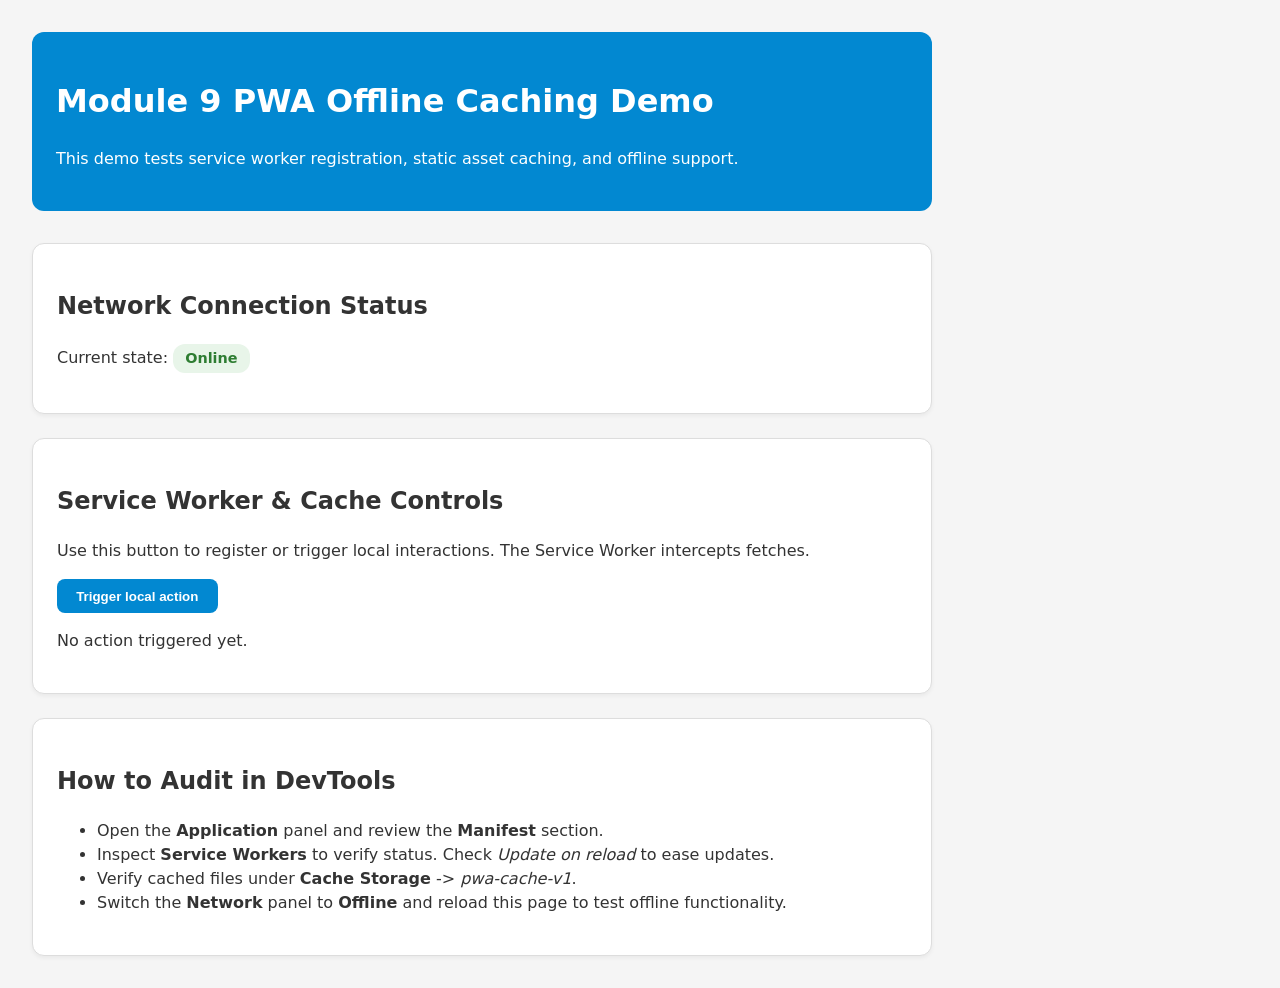
<file: experiments/module-09-pwa-demo/index.html>
<!doctype html>
<html lang="en">
<head>
  <meta charset="utf-8">
  <title>Module 9 PWA Caching Demo</title>
  <meta name="viewport" content="width=device-width, initial-scale=1">
  <meta name="description" content="Safe local-only demo for auditing PWA service workers and offline cache behaviors.">
  <link rel="stylesheet" href="./styles.css">
  <link rel="manifest" href="./manifest.json">
</head>
<body>
  <header>
    <h1>Module 9 PWA Offline Caching Demo</h1>
    <p>
      This demo tests service worker registration, static asset caching, and offline support.
    </p>
  </header>

  <main>
    <section class="card" aria-labelledby="status-title">
      <h2 id="status-title">Network Connection Status</h2>
      <p>
        Current state: <span id="network-status" class="status-indicator status-online">Online</span>
      </p>
    </section>

    <section class="card" aria-labelledby="cache-title">
      <h2 id="cache-title">Service Worker & Cache Controls</h2>
      <p>
        Use this button to register or trigger local interactions. The Service Worker intercepts fetches.
      </p>
      <button id="interaction-btn" type="button">Trigger local action</button>
      <p id="interaction-status" role="status">No action triggered yet.</p>
    </section>

    <section class="card" aria-labelledby="devtools-title">
      <h2 id="devtools-title">How to Audit in DevTools</h2>
      <ul>
        <li>Open the <strong>Application</strong> panel and review the <strong>Manifest</strong> section.</li>
        <li>Inspect <strong>Service Workers</strong> to verify status. Check <em>Update on reload</em> to ease updates.</li>
        <li>Verify cached files under <strong>Cache Storage</strong> -> <em>pwa-cache-v1</em>.</li>
        <li>Switch the <strong>Network</strong> panel to <strong>Offline</strong> and reload this page to test offline functionality.</li>
      </ul>
    </section>
  </main>

  <script src="./app.js"></script>
</body>
</html>
</file>
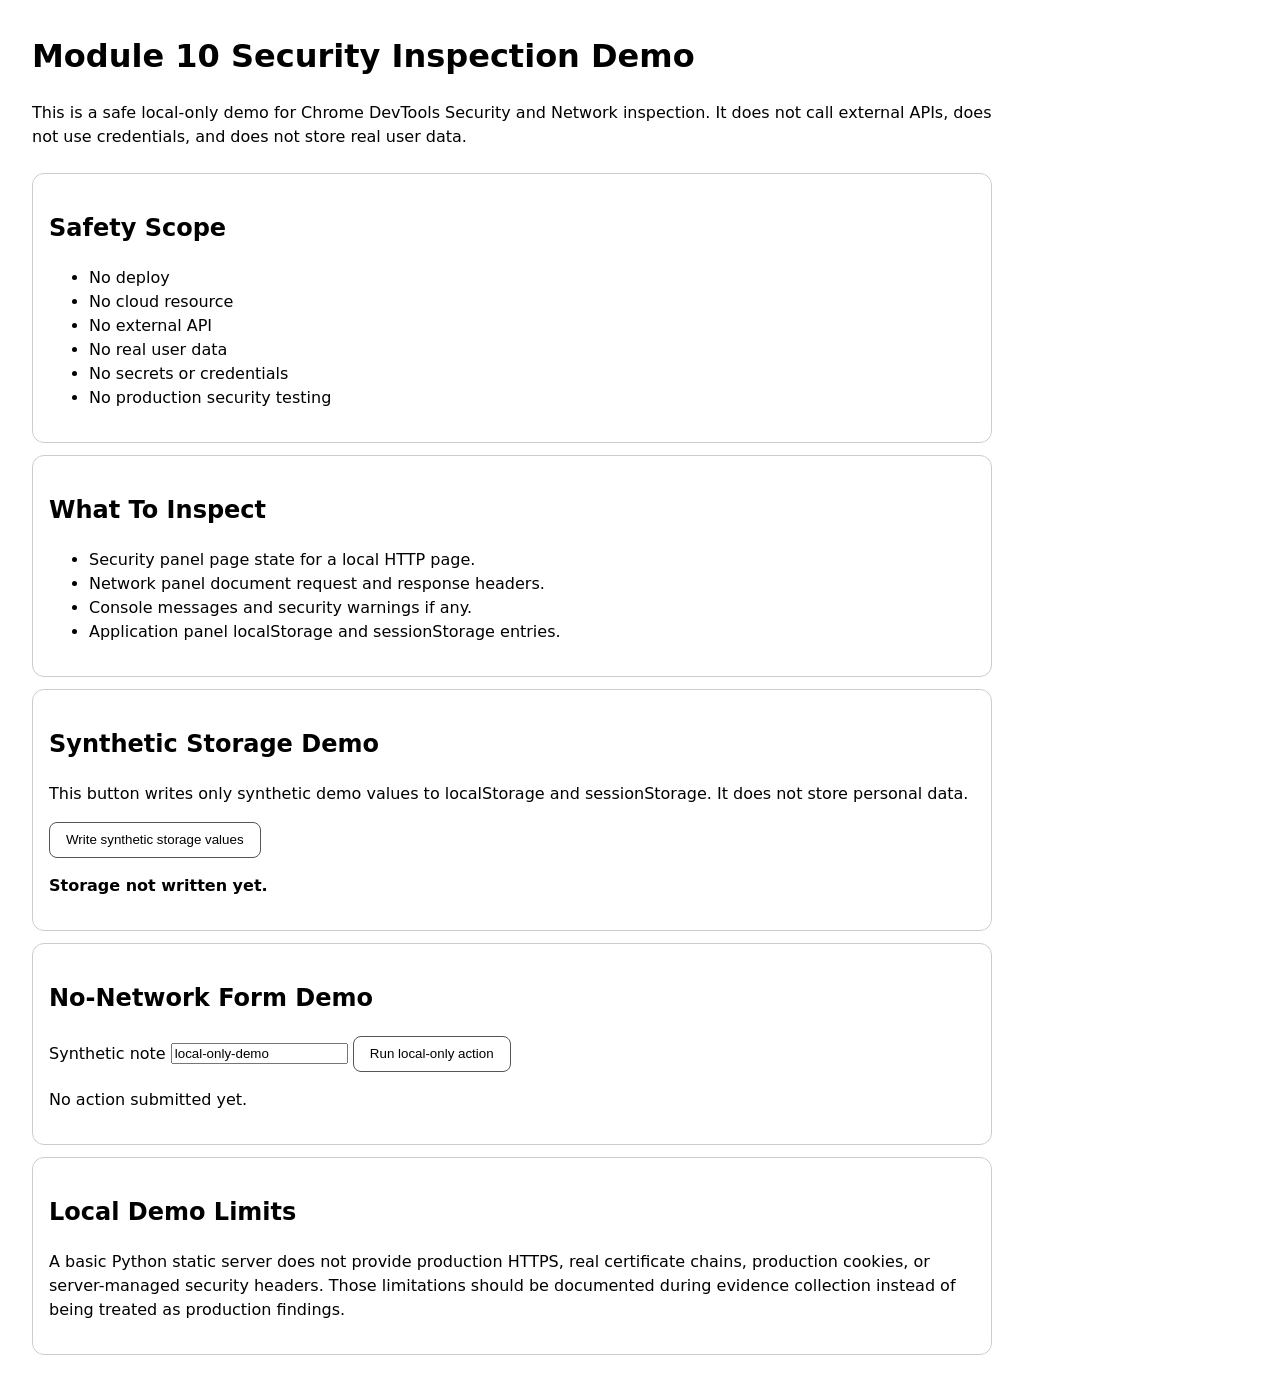
<file: experiments/module-10-security-demo/index.html>
<!doctype html>
<html lang="en">
<head>
  <meta charset="utf-8">
  <title>Module 10 Security Inspection Demo</title>
  <meta name="viewport" content="width=device-width, initial-scale=1">
  <meta name="description" content="Safe local demo for Chrome DevTools Security, Network, Console, and Application panel inspection.">
  <link rel="stylesheet" href="./styles.css">
</head>
<body>
  <header>
    <h1>Module 10 Security Inspection Demo</h1>
    <p>
      This is a safe local-only demo for Chrome DevTools Security and Network inspection.
      It does not call external APIs, does not use credentials, and does not store real user data.
    </p>
  </header>

  <main>
    <section class="card" aria-labelledby="scope-title">
      <h2 id="scope-title">Safety Scope</h2>
      <ul>
        <li>No deploy</li>
        <li>No cloud resource</li>
        <li>No external API</li>
        <li>No real user data</li>
        <li>No secrets or credentials</li>
        <li>No production security testing</li>
      </ul>
    </section>

    <section class="card" aria-labelledby="security-title">
      <h2 id="security-title">What To Inspect</h2>
      <ul>
        <li>Security panel page state for a local HTTP page.</li>
        <li>Network panel document request and response headers.</li>
        <li>Console messages and security warnings if any.</li>
        <li>Application panel localStorage and sessionStorage entries.</li>
      </ul>
    </section>

    <section class="card" aria-labelledby="storage-title">
      <h2 id="storage-title">Synthetic Storage Demo</h2>
      <p>
        This button writes only synthetic demo values to localStorage and sessionStorage.
        It does not store personal data.
      </p>
      <button id="write-storage" type="button">Write synthetic storage values</button>
      <p class="status" id="storage-status" role="status">Storage not written yet.</p>
    </section>

    <section class="card" aria-labelledby="form-title">
      <h2 id="form-title">No-Network Form Demo</h2>
      <form id="demo-form">
        <label for="demo-input">Synthetic note</label>
        <input id="demo-input" name="demoInput" value="local-only-demo" autocomplete="off">
        <button type="submit">Run local-only action</button>
      </form>
      <p id="form-status" role="status">No action submitted yet.</p>
    </section>

    <section class="card" aria-labelledby="limits-title">
      <h2 id="limits-title">Local Demo Limits</h2>
      <p>
        A basic Python static server does not provide production HTTPS, real certificate chains,
        production cookies, or server-managed security headers. Those limitations should be
        documented during evidence collection instead of being treated as production findings.
      </p>
    </section>
  </main>

  <script src="./app.js"></script>
</body>
</html>
</file>
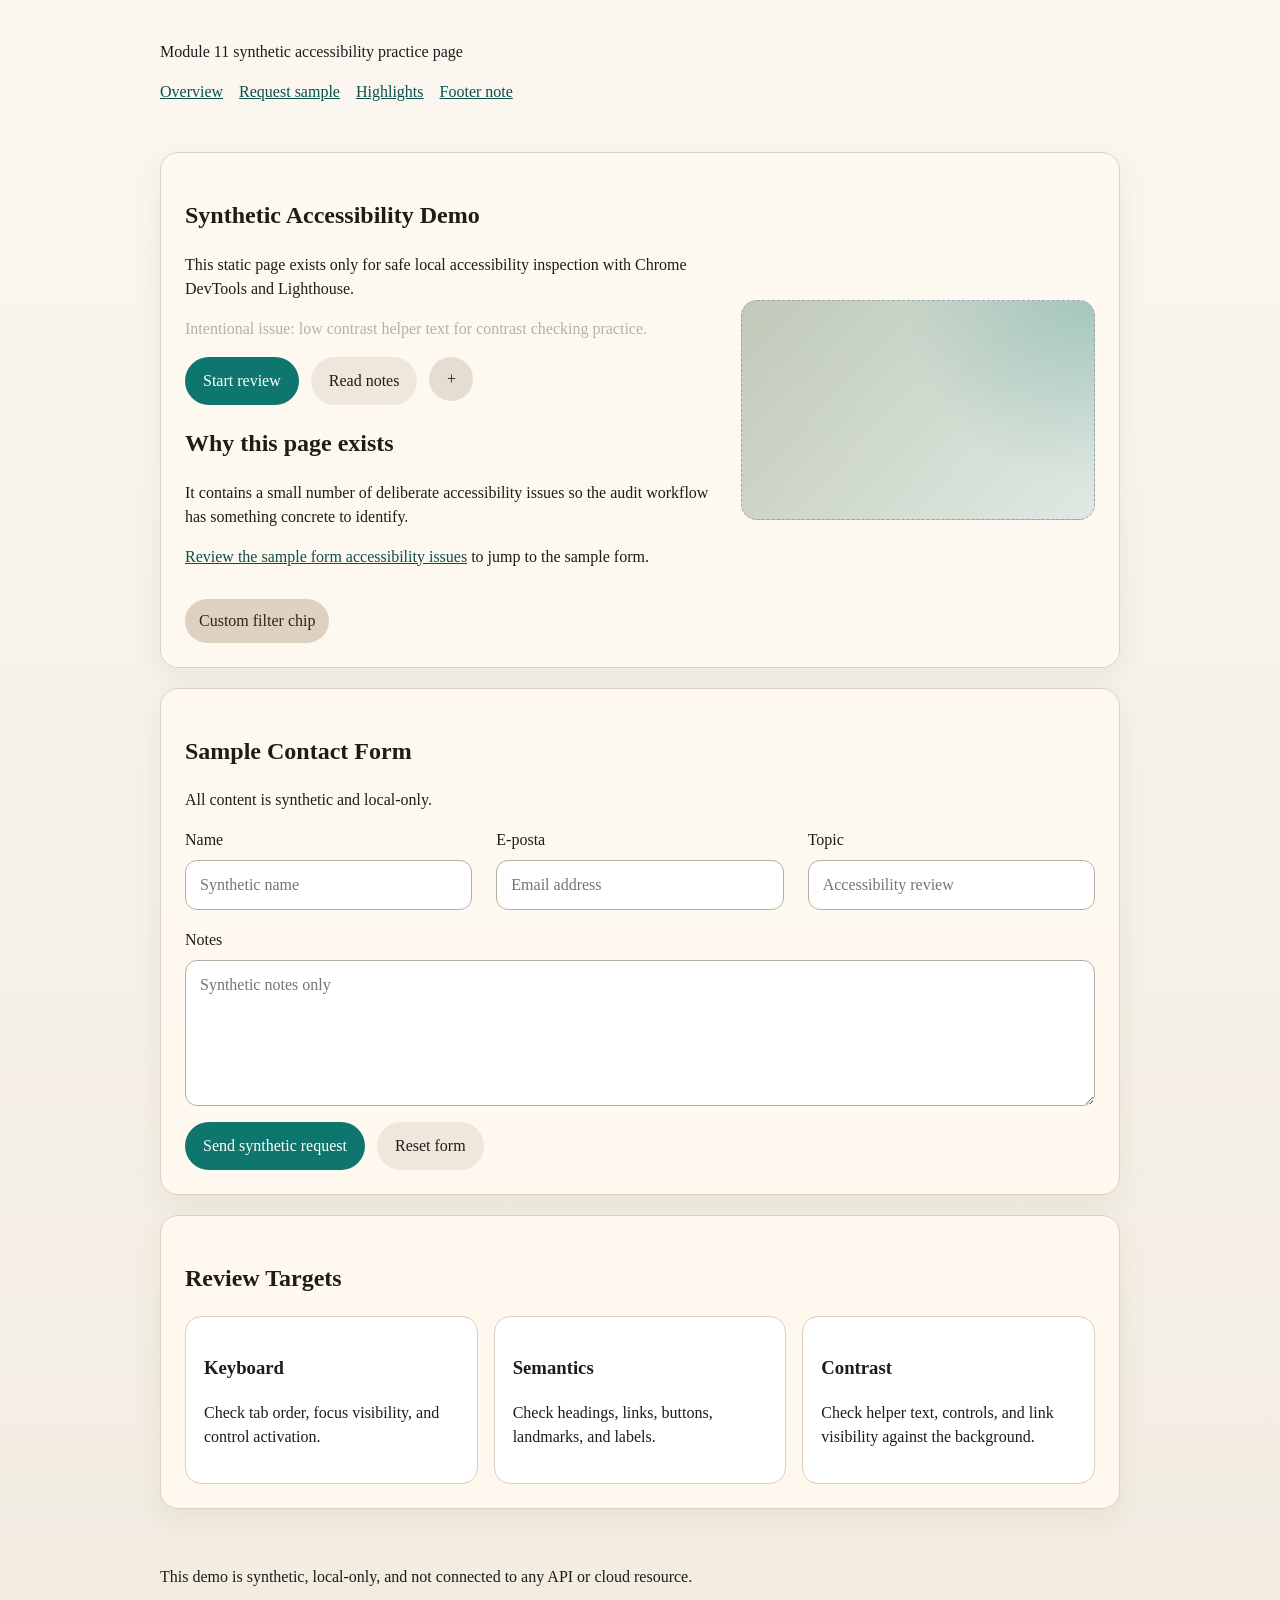
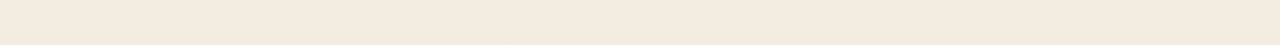
<file: experiments/module-11-accessibility-demo/index.html>
<!DOCTYPE html>
<html lang="en">
<head>
  <meta charset="UTF-8">
  <meta name="viewport" content="width=device-width, initial-scale=1.0">
  <title>Module 11 Accessibility Demo</title>
  <style>
    :root {
      color-scheme: light;
      --bg: #f6f2ea;
      --surface: #fffaf1;
      --text: #1f1c18;
      --muted: #b8afa3;
      --line: #d9cfc2;
      --accent: #0f766e;
      --accent-dark: #0b4f4a;
    }

    * {
      box-sizing: border-box;
    }

    body {
      margin: 0;
      font-family: Georgia, "Times New Roman", serif;
      background: linear-gradient(180deg, #fbf7f0 0%, #f2ece1 100%);
      color: var(--text);
      line-height: 1.5;
    }

    a {
      color: var(--accent-dark);
    }

    a:focus-visible,
    button:focus-visible,
    input:focus-visible,
    textarea:focus-visible {
      outline: 3px solid #111827;
      outline-offset: 3px;
    }

    header,
    main,
    footer {
      width: min(960px, calc(100% - 32px));
      margin: 0 auto;
    }

    header {
      padding: 24px 0 12px;
    }

    nav ul {
      display: flex;
      gap: 16px;
      padding: 0;
      list-style: none;
      flex-wrap: wrap;
    }

    .hero,
    .panel,
    .card-list {
      background: rgba(255, 250, 241, 0.9);
      border: 1px solid var(--line);
      border-radius: 18px;
      padding: 24px;
      margin: 20px 0;
      box-shadow: 0 12px 30px rgba(94, 71, 45, 0.08);
    }

    .hero-grid,
    .form-grid {
      display: grid;
      gap: 24px;
    }

    .hero-image {
      width: 100%;
      min-height: 220px;
      border-radius: 16px;
      background:
        linear-gradient(135deg, rgba(15, 118, 110, 0.18), rgba(255, 255, 255, 0.2)),
        radial-gradient(circle at top right, rgba(15, 118, 110, 0.28), transparent 45%),
        linear-gradient(120deg, #e7dcca, #d7e4dc);
      border: 1px dashed #9ca3af;
    }

    .muted-note {
      color: var(--muted);
    }

    .actions {
      display: flex;
      gap: 12px;
      flex-wrap: wrap;
      margin-top: 16px;
    }

    .primary-button,
    .secondary-button,
    .icon-only-button {
      border: 0;
      border-radius: 999px;
      padding: 12px 18px;
      cursor: pointer;
      font: inherit;
    }

    .primary-button {
      background: var(--accent);
      color: #fff;
    }

    .secondary-button {
      background: #efe7db;
      color: var(--text);
    }

    .icon-only-button {
      background: #e6ddd1;
      color: var(--text);
      width: 44px;
      height: 44px;
      padding: 0;
    }

    .custom-chip {
      display: inline-block;
      margin-top: 14px;
      padding: 10px 14px;
      border-radius: 999px;
      background: #ddd2c2;
      color: #2c241c;
      user-select: none;
    }

    .custom-chip:focus-visible {
      outline: 3px solid currentColor;
      outline-offset: 3px;
    }

    .form-grid {
      grid-template-columns: repeat(auto-fit, minmax(220px, 1fr));
    }

    label,
    input,
    textarea {
      display: block;
      width: 100%;
    }

    input,
    textarea {
      margin-top: 8px;
      padding: 12px 14px;
      border: 1px solid #b8afa3;
      border-radius: 12px;
      background: #fff;
      font: inherit;
    }

    .cards {
      display: grid;
      grid-template-columns: repeat(auto-fit, minmax(220px, 1fr));
      gap: 16px;
    }

    .card {
      padding: 18px;
      border-radius: 16px;
      border: 1px solid var(--line);
      background: #fff;
    }

    footer {
      padding: 20px 0 40px;
    }

    @media (min-width: 760px) {
      .hero-grid {
        grid-template-columns: 1.2fr 0.8fr;
        align-items: center;
      }
    }
  </style>
</head>
<body>
  <header>
    <p>Module 11 synthetic accessibility practice page</p>
    <nav aria-label="Primary">
      <ul>
        <li><a href="#overview">Overview</a></li>
        <li><a href="#request">Request sample</a></li>
        <li><a href="#highlights">Highlights</a></li>
        <li><a href="#footer-note">Footer note</a></li>
      </ul>
    </nav>
  </header>

  <main>
    <section class="hero" id="overview">
      <div class="hero-grid">
        <div>
          <h1>Synthetic Accessibility Demo</h1>
          <p>
            This static page exists only for safe local accessibility inspection with
            Chrome DevTools and Lighthouse.
          </p>
          <p class="muted-note">
            Intentional issue: low contrast helper text for contrast checking practice.
          </p>
          <div class="actions">
            <button class="primary-button" type="button">Start review</button>
            <button class="secondary-button" type="button">Read notes</button>
            <button class="icon-only-button" type="button" aria-label="Add item"><span aria-hidden="true">+</span></button>
          </div>
          <h2>Why this page exists</h2>
          <p>
            It contains a small number of deliberate accessibility issues so the audit
            workflow has something concrete to identify.
          </p>
          <p><a href="#request">Review the sample form accessibility issues</a> to jump to the sample form.</p>
          <div class="custom-chip" role="button" tabindex="0">Custom filter chip</div>
        </div>
        <div>
          <div class="hero-image" aria-hidden="true"></div>
        </div>
      </div>
    </section>

    <section class="panel" id="request">
      <h2>Sample Contact Form</h2>
      <p>All content is synthetic and local-only.</p>
      <form>
        <div class="form-grid">
          <div>
            <label for="name">Name</label>
            <input id="name" name="name" type="text" placeholder="Synthetic name">
          </div>
          <div>
            <label for="email">E-posta</label>
            <input id="email" name="email" type="email" placeholder="Email address">
          </div>
          <div>
            <label for="topic">Topic</label>
            <input id="topic" name="topic" type="text" placeholder="Accessibility review">
          </div>
        </div>
        <div style="margin-top: 18px;">
          <label for="notes">Notes</label>
          <textarea id="notes" name="notes" rows="5" placeholder="Synthetic notes only"></textarea>
        </div>
        <div class="actions">
          <button class="primary-button" type="submit">Send synthetic request</button>
          <button class="secondary-button" type="reset">Reset form</button>
        </div>
      </form>
    </section>

    <section class="card-list" id="highlights">
      <h2>Review Targets</h2>
      <div class="cards">
        <article class="card">
          <h3>Keyboard</h3>
          <p>Check tab order, focus visibility, and control activation.</p>
        </article>
        <article class="card">
          <h3>Semantics</h3>
          <p>Check headings, links, buttons, landmarks, and labels.</p>
        </article>
        <article class="card">
          <h3>Contrast</h3>
          <p>Check helper text, controls, and link visibility against the background.</p>
        </article>
      </div>
    </section>
  </main>

  <footer id="footer-note">
    <p>This demo is synthetic, local-only, and not connected to any API or cloud resource.</p>
  </footer>
</body>
</html>
</file>
<file: experiments/module-09-pwa-demo/styles.css>
body {
  font-family: system-ui, sans-serif;
  margin: 2rem;
  line-height: 1.5;
  max-width: 900px;
  background-color: #f5f5f5;
  color: #333;
}

header {
  margin-bottom: 2rem;
  background-color: #0288d1;
  color: white;
  padding: 1.5rem;
  border-radius: 12px;
}

.card {
  background: white;
  border: 1px solid #ddd;
  border-radius: 12px;
  padding: 1.5rem;
  margin-bottom: 1.5rem;
  box-shadow: 0 2px 4px rgba(0, 0, 0, 0.05);
}

button {
  padding: 0.6rem 1.2rem;
  border-radius: 8px;
  border: none;
  background: #0288d1;
  color: white;
  font-weight: bold;
  cursor: pointer;
}

button:hover {
  background: #01579b;
}

.status-indicator {
  display: inline-block;
  padding: 0.25rem 0.75rem;
  border-radius: 12px;
  font-weight: bold;
  font-size: 0.9rem;
}

.status-online {
  background: #e8f5e9;
  color: #2e7d32;
}

.status-offline {
  background: #ffebee;
  color: #c62828;
}
</file>
<file: experiments/module-10-security-demo/styles.css>
body {
  font-family: system-ui, sans-serif;
  margin: 2rem;
  line-height: 1.5;
  max-width: 960px;
}

header,
section {
  margin-bottom: 1.5rem;
}

.card {
  border: 1px solid #ccc;
  border-radius: 12px;
  padding: 1rem;
  margin: 0.75rem 0;
}

code {
  background: #f4f4f4;
  padding: 0.1rem 0.3rem;
  border-radius: 4px;
}

button {
  padding: 0.6rem 1rem;
  border-radius: 8px;
  border: 1px solid #555;
  background: white;
  cursor: pointer;
}

button:focus-visible {
  outline: 3px solid #000;
  outline-offset: 3px;
}

.status {
  font-weight: 700;
}
</file>
